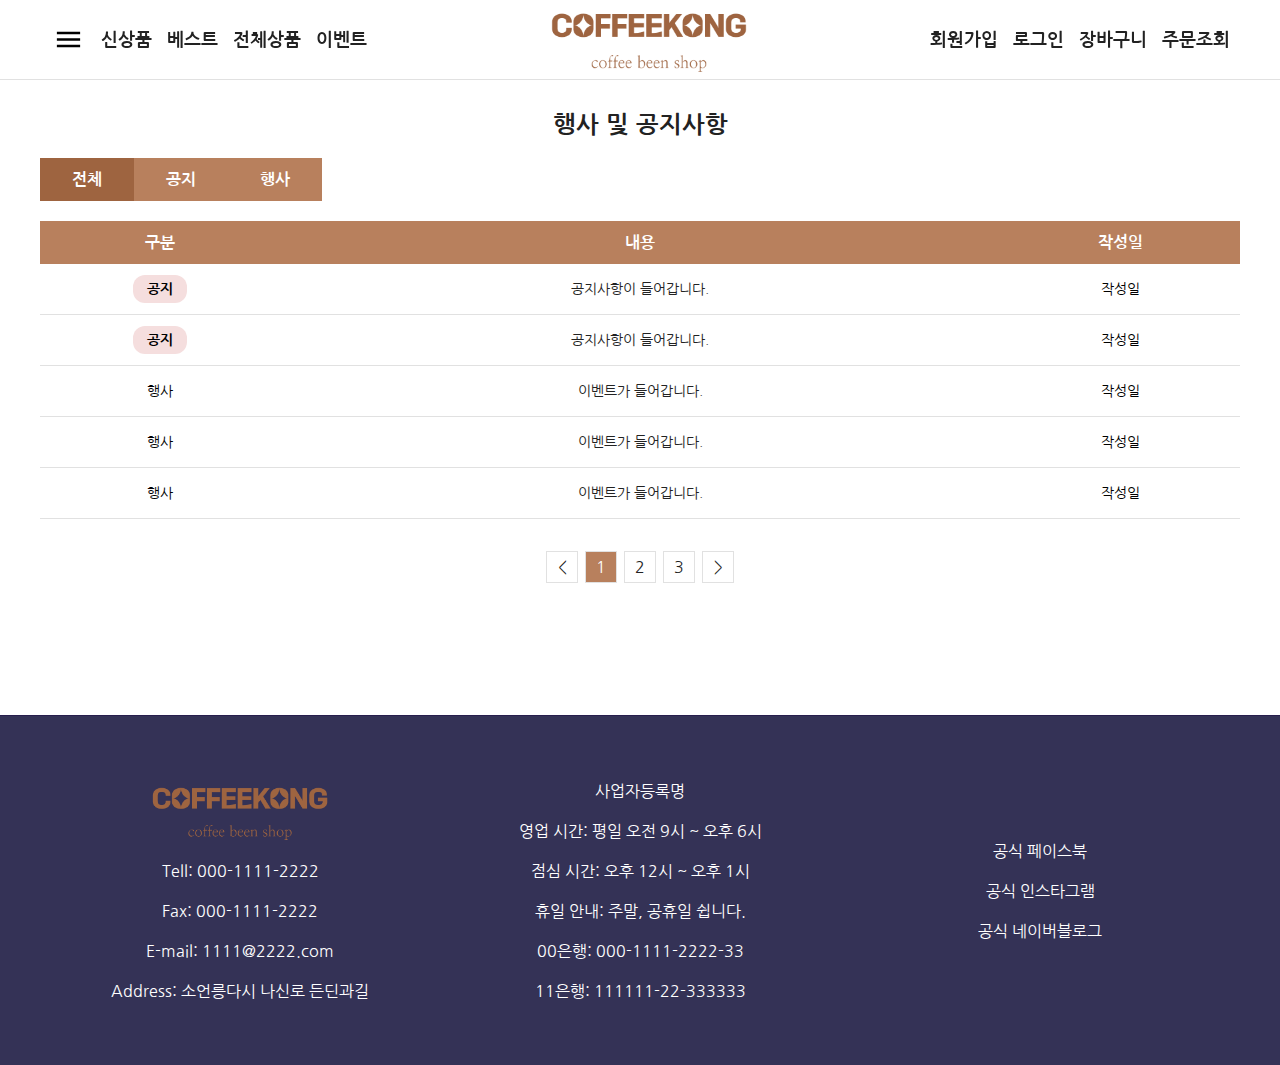
<file: coffeekong/event.html>
<!DOCTYPE html>
<html lang="ko">
<head>
    <meta charset="UTF-8">
    <meta name="viewport" content="width=device-width, initial-scale=1.0">
    <link rel="stylesheet" type="text/css" href="/coffeekong/css/mem_n_event.css">
    <title>커피콩 이벤트</title>
</head>
<body>
    <div class="wrap">
        <!-- 헤더 시작 -->
        <header>
            <div class="inner">
                <div class="menu_wrap left">
                    <ul>
                        <li class="mn">
                            <a class="menu_bar mb" href="#">menu bar</a>
                            <ul class="gnb">
                                <li>
                                    <a href="#">신상품</a>
                                </li>
                                <li>
                                    <a href="#">베스트</a>
                                </li>
                                <li>
                                    <a href="#">전체상품</a>
                                </li>
                                <li>
                                    <a href="/coffeekong/event.html">이벤트</a>
                                </li>
                            </ul>
                        </li>
                        <li class="out">
                            <a href="#">신상품</a>
                        </li>
                        <li class="out">
                            <a href="#">베스트</a>
                        </li>
                        <li class="out">
                            <a href="#">전체상품</a>
                        </li>
                        <li class="out">
                            <a href="/coffeekong/event.html">이벤트</a>
                        </li>
                    </ul>
                </div>
                <a href="/coffeekong/index.html" class="logo"></a>
                <div class="menu_wrap right">
                    <ul>
                        <li class="out">
                            <a href="/coffeekong/membership.html">회원가입</a>
                        </li>
                        <li class="out id" data-id="id">
                            <a href="#">로그인</a>
                            <!-- 로그인 form -->
                            <div class="login_form">
                                <!-- error -->
                                <div class="error_info">
                                    <span class="error_id">올바르지 않는 아이디입니다.</span>
                                    <span class="error_pw">올바르지 않는 비밀번호입니다.</span>
                                    <span class="error_nan">존재하지 않는 아이디입니다.</span>
                                </div>
                                <!-- id -->
                                <div class="id_info">
                                    <label for="id">아이디</label>
                                    <input type="text" id="id" name="id" autocomplete="off" placeholder="아이디를 입력하세요."/>
                                </div>
                                <!-- password -->
                                <div class="pw_info">
                                    <label for="password">비밀번호</label>
                                    <input type="password" id="password" name="password" placeholder="비밀번호를 입력하세요."/>
                                </div>
                                <!-- button -->
                                <button type="submit" class="submit">로그인</button>
                                <!-- membership -->
                                <div class="membership">
                                    <a href="/coffeekong/membership.html" class="membership_link">회원가입 하러 가기</a>
                                </div>
                                <!-- forget -->
                                <div class="forget">
                                    <a href="#" class="forget_link">아이디/비밀번호 찾기</a>
                                </div>
                            </div>
                        </li>
                        <li class="out">
                            <a href="#">장바구니</a>
                        </li>
                        <li class="out">
                            <a href="#">주문조회</a>
                        </li>
                    </ul>
                </div>
            </div>
        </header>
        <!-- 컨텐츠 시작 -->
         <div class="container">
            <div class="inner">
                <!-- 이벤트 및 공지사항 -->
                <div class="title">
                    <h2 class="ev">행사 및 공지사항</h2>
                </div>
                <!-- 탭 버튼 -->
                <div class="type">
                    <ul class="type_bt_list">
                        <li class="type_bt on all">
                            <a href="#">전체</a>
                        </li>
                        <li class="type_bt ntc">
                            <a href="#">공지</a>
                        </li>
                        <li class="type_bt vnt">
                            <a href="#">행사</a>
                        </li>
                    </ul>
                    <button type="button" class="write">작성</button>
                </div>
                <!-- 표 테이블 시작 -->
                <table class="con_table">
                    <!-- 표 헤더 시작 -->
                     <tr class="header">
                        <td>구분</td>
                        <td>내용</td>
                        <td>작성일</td>
                     </tr>
                    <!-- 표 시작 -->
                    <tr class="table ntc remove" tabindex="0">
                       <td class="list_category notice">
                           <span>공지</span>
                       </td>
                       <td class="list_subject">
                            <a href="#">공지사항이 들어갑니다.</a>
                       </td>
                       <td class="list_date">작성일</td>
                    </tr>
                    <tr class="table ntc remove" tabindex="0">
                       <td class="list_category notice">
                           <span>공지</span>
                       </td>
                       <td class="list_subject">
                            <a href="#">공지사항이 들어갑니다.</a>
                       </td>
                       <td class="list_date">작성일</td>
                    </tr>
                    <tr class="table vnt remove" tabindex="0">
                        <td class="list_category">
                            <span>행사</span>
                        </td>
                        <td class="list_subject">
                             <a href="#">이벤트가 들어갑니다.</a>
                        </td>
                        <td class="list_date">작성일</td>
                    </tr>
                    <tr class="table vnt remove" tabindex="0">
                        <td class="list_category">
                            <span>행사</span>
                        </td>
                        <td class="list_subject">
                             <a href="#">이벤트가 들어갑니다.</a>
                        </td>
                        <td class="list_date">작성일</td>
                    </tr>
                    <tr class="table vnt remove" tabindex="0">
                        <td class="list_category">
                            <span>행사</span>
                        </td>
                        <td class="list_subject">
                             <a href="#">이벤트가 들어갑니다.</a>
                        </td>
                        <td class="list_date">작성일</td>
                    </tr>
                </table>
                <!-- 페이지네이션 시작 -->
                <div class="table_page">
                    <ul class="pagenation">
                        <!-- 이전 -->
                        <li class="prv">
                            <a href="#">&lt;</a>
                        </li>
                        <li class="page on"><a href="#">1</a></li>
                        <li class="page"><a href="#">2</a></li>
                        <li class="page"><a href="#">3</a></li>
                        <!-- 다음 -->
                        <li class="nxt">
                            <a href="#">&gt;</a>
                        </li>
                    </ul>
                </div>
            </div>
         </div>
        <!-- 푸터 시작 -->
        <footer>
            <div class="footerWrap">
                <div class="inner">
                    <div class="footer_l">
                        <a href="/coffeekong/index.html" class="logo"></a>
                        <p>Tell: 000-1111-2222</p>
                        <p>Fax: 000-1111-2222</p>
                        <p>E-mail: <a href="/1111@2222.com">1111@2222.com</a></p>
                        <address>Address: 소언릉다시 나신로 든딘과길</address>
                    </div>
                    <div class="footer_c">
                        <p>사업자등록명</p>
                        <p>영업 시간: 평일 오전 9시 ~ 오후 6시</p>
                        <p>점심 시간: 오후 12시 ~ 오후 1시</p>
                        <p>휴일 안내: 주말, 공휴일 쉽니다.</p>
                        <p>00은행: 000-1111-2222-33</p>
                        <p>11은행: 111111-22-333333</p>
                    </div>
                    <div class="footer_r">
                        <a href="#" class="faceBook">공식 페이스북</a>
                        <a href="#" class="instagram">공식 인스타그램</a>
                        <a href="#" class="naverBlog">공식 네이버블로그</a>
                    </div>
                </div>
            </div>
        </footer>
    </div>
    <script src="https://cdnjs.cloudflare.com/ajax/libs/jquery/3.7.1/jquery.min.js"></script>
    <script src="/coffeekong/js/mem_n_event.js"></script>
</body>
</html>
</file>
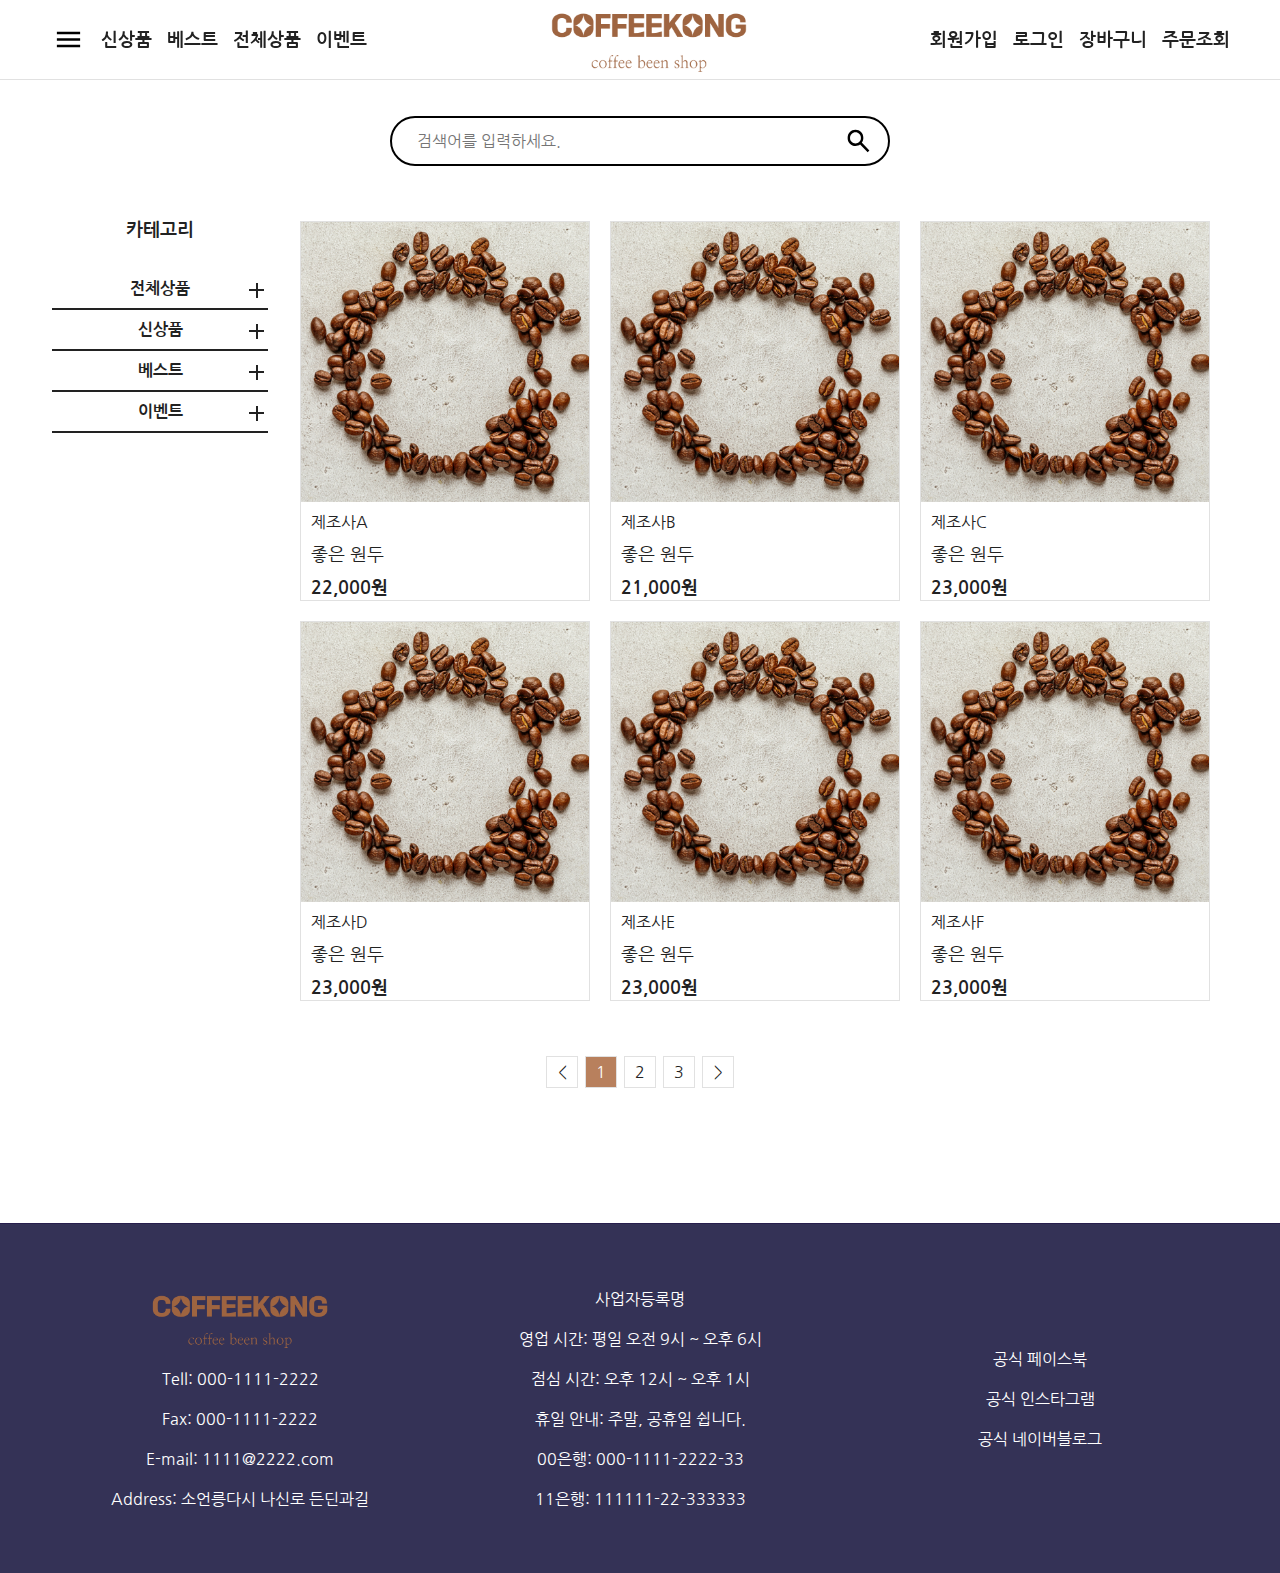
<file: coffeekong/goods.html>
<!DOCTYPE html>
<html lang="ko">
<head>
    <meta charset="UTF-8">
    <meta name="viewport" content="width=device-width, initial-scale=1.0">
    <link rel="stylesheet" type="text/css" href="/coffeekong/css/sub2.css">
    <title>상품 조회</title>
</head>
<body>
    <div class="wrap">
        <!-- 헤더 시작 -->
        <header>
            <div class="inner">
                <div class="menu_wrap left">
                    <ul>
                        <li class="mn">
                            <a class="menu_bar mb" href="#">menu bar</a>
                            <ul class="gnb">
                                <li>
                                    <a href="#">신상품</a>
                                </li>
                                <li>
                                    <a href="#">베스트</a>
                                </li>
                                <li>
                                    <a href="#">전체상품</a>
                                </li>
                                <li>
                                    <a href="/coffeekong/event.html">이벤트</a>
                                </li>
                            </ul>
                        </li>
                        <li class="out">
                            <a href="#">신상품</a>
                        </li>
                        <li class="out">
                            <a href="#">베스트</a>
                        </li>
                        <li class="out">
                            <a href="#">전체상품</a>
                        </li>
                        <li class="out">
                            <a href="/coffeekong/event.html">이벤트</a>
                        </li>
                    </ul>
                </div>
                <a href="/coffeekong/index.html" class="logo"></a>
                <div class="menu_wrap right">
                    <ul>
                        <li class="out">
                            <a href="/coffeekong/membership.html">회원가입</a>
                        </li>
                        <li class="out id" data-id="id">
                            <a href="#">로그인</a>
                            <!-- 로그인 form -->
                            <div class="login_form">
                                <!-- error -->
                                <div class="error_info">
                                    <span class="error_id">올바르지 않는 아이디입니다.</span>
                                    <span class="error_pw">올바르지 않는 비밀번호입니다.</span>
                                    <span class="error_nan">존재하지 않는 아이디입니다.</span>
                                </div>
                                <!-- id -->
                                <div class="id_info">
                                    <label for="id">아이디</label>
                                    <input type="text" id="id" name="id" autocomplete="off" placeholder="아이디를 입력하세요."/>
                                </div>
                                <!-- password -->
                                <div class="pw_info">
                                    <label for="password">비밀번호</label>
                                    <input type="password" id="password" name="password" placeholder="비밀번호를 입력하세요."/>
                                </div>
                                <!-- button -->
                                <button type="submit" class="submit">로그인</button>
                                <!-- membership -->
                                <div class="membership">
                                    <a href="/coffeekong/membership.html" class="membership_link">회원가입 하러 가기</a>
                                </div>
                                <!-- forget -->
                                <div class="forget">
                                    <a href="#" class="forget_link">아이디/비밀번호 찾기</a>
                                </div>
                            </div>
                        </li>
                        <li class="out">
                            <a href="#">장바구니</a>
                        </li>
                        <li class="out">
                            <a href="#">주문조회</a>
                        </li>
                    </ul>
                </div>
            </div>
        </header>
        <!-- 컨텐츠 시작 -->
        <div class="container">
            <div class="inner">
                <!-- 컨텐츠 wrap -->
                <div class="cWrap">
                    <!-- 서치창 시작 -->
                    <div class="search_box">
                        <div class="s_Box">
                            <input type="text" id="text" name="text" placeholder="검색어를 입력하세요.">
                            <a href="#" class="img">search bar</a>
                        </div>
                    </div>
                    <!-- 사이드, 상품란 묶음 -->
                    <div class="both_side">
                        <!-- 카테고리 시작 -->
                        <div class="left">
                            <ul class="category">
                                <p>카테고리</p>
                                <li class="keyword on">
                                    <a href="#">전체상품</a>
                                </li>
                                <li class="keyword">
                                    <a href="#">신상품</a>
                                </li>
                                <li class="keyword">
                                    <a href="#">베스트</a>
                                </li>
                                <li class="keyword">
                                    <a href="#">이벤트</a>
                                </li>
                            </ul>
                        </div>
                        <!-- 상품 시작 -->
                        <div class="right">
                            <!-- 상품 시작 -->
                            <div class="contents">
                                <a class="goods" href="/coffeekong/goodsDetail.html">
                                    <div class="heart">
                                        <span onclick="location.href='#'"></span>
                                    </div>
                                    <div class="thumb">
                                        <img alt="상품" src="/coffeekong/img/main/sec03/pic01.jpg">
                                    </div>
                                    <div class="txt_box">
                                        <span class="txt01">제조사A</span>
                                        <span class="txt02">좋은 원두</span>
                                        <span class="txt03">22,000원</span>
                                    </div>
                                </a>
                                <a class="goods" href="#">
                                    <div class="heart">
                                        <span onclick="location.href='#'"></span>
                                    </div>
                                    <div class="thumb">
                                        <img alt="상품" src="/coffeekong/img/main/sec03/pic01.jpg">
                                    </div>
                                    <div class="txt_box">
                                        <span class="txt01">제조사B</span>
                                        <span class="txt02">좋은 원두</span>
                                        <span class="txt03">21,000원</span>
                                    </div>
                                </a>
                                <a class="goods" href="#">
                                    <div class="heart">
                                        <span onclick="location.href='#'"></span>
                                    </div>
                                    <div class="thumb">
                                        <img alt="상품" src="/coffeekong/img/main/sec03/pic01.jpg">
                                    </div>
                                    <div class="txt_box">
                                        <span class="txt01">제조사C</span>
                                        <span class="txt02">좋은 원두</span>
                                        <span class="txt03">23,000원</span>
                                    </div>
                                </a>
                                <a class="goods" href="#">
                                    <div class="heart">
                                        <span onclick="location.href='#'"></span>
                                    </div>
                                    <div class="thumb">
                                        <img alt="상품" src="/coffeekong/img/main/sec03/pic01.jpg">
                                    </div>
                                    <div class="txt_box">
                                        <span class="txt01">제조사D</span>
                                        <span class="txt02">좋은 원두</span>
                                        <span class="txt03">23,000원</span>
                                    </div>
                                </a>
                                <a class="goods" href="#">
                                    <div class="heart">
                                        <span onclick="location.href='#'"></span>
                                    </div>
                                    <div class="thumb">
                                        <img alt="상품" src="/coffeekong/img/main/sec03/pic01.jpg">
                                    </div>
                                    <div class="txt_box">
                                        <span class="txt01">제조사E</span>
                                        <span class="txt02">좋은 원두</span>
                                        <span class="txt03">23,000원</span>
                                    </div>
                                </a>
                                <a class="goods" href="#">
                                    <div class="heart">
                                        <span onclick="location.href='#'"></span>
                                    </div>
                                    <div class="thumb">
                                        <img alt="상품" src="/coffeekong/img/main/sec03/pic01.jpg">
                                    </div>
                                    <div class="txt_box">
                                        <span class="txt01">제조사F</span>
                                        <span class="txt02">좋은 원두</span>
                                        <span class="txt03">23,000원</span>
                                    </div>
                                </a>
                             </div>
                            </div>
                        </div>
                        <!-- 페이지네이션 시작 -->
                        <div class="goods_page">
                            <ul class="pagenation">
                                <!-- 이전 -->
                                <li class="prv">
                                    <a href="#">&lt;</a>
                                </li>
                                <li class="page on"><a href="#">1</a></li>
                                <li class="page"><a href="#">2</a></li>
                                <li class="page"><a href="#">3</a></li>
                                <!-- 다음 -->
                                <li class="nxt">
                                    <a href="#">&gt;</a>
                                </li>
                            </ul>
                        </div>
                </div>
            </div>
        </div>
        <!-- 푸터 시작 -->
        <footer>
            <div class="footerWrap">
                <div class="inner">
                    <div class="footer_l">
                        <a href="/coffeekong/index.html" class="logo"></a>
                        <p>Tell: 000-1111-2222</p>
                        <p>Fax: 000-1111-2222</p>
                        <p>E-mail: <a href="/1111@2222.com">1111@2222.com</a></p>
                        <address>Address: 소언릉다시 나신로 든딘과길</address>
                    </div>
                    <div class="footer_c">
                        <p>사업자등록명</p>
                        <p>영업 시간: 평일 오전 9시 ~ 오후 6시</p>
                        <p>점심 시간: 오후 12시 ~ 오후 1시</p>
                        <p>휴일 안내: 주말, 공휴일 쉽니다.</p>
                        <p>00은행: 000-1111-2222-33</p>
                        <p>11은행: 111111-22-333333</p>
                    </div>
                    <div class="footer_r">
                        <a href="#" class="faceBook">공식 페이스북</a>
                        <a href="#" class="instagram">공식 인스타그램</a>
                        <a href="#" class="naverBlog">공식 네이버블로그</a>
                    </div>
                </div>
            </div>
        </footer>
    </div>
    <script src="https://cdnjs.cloudflare.com/ajax/libs/jquery/3.7.1/jquery.min.js"></script>
    <script src="/coffeekong/js/sub2.js"></script>
</body>
</html>
</file>
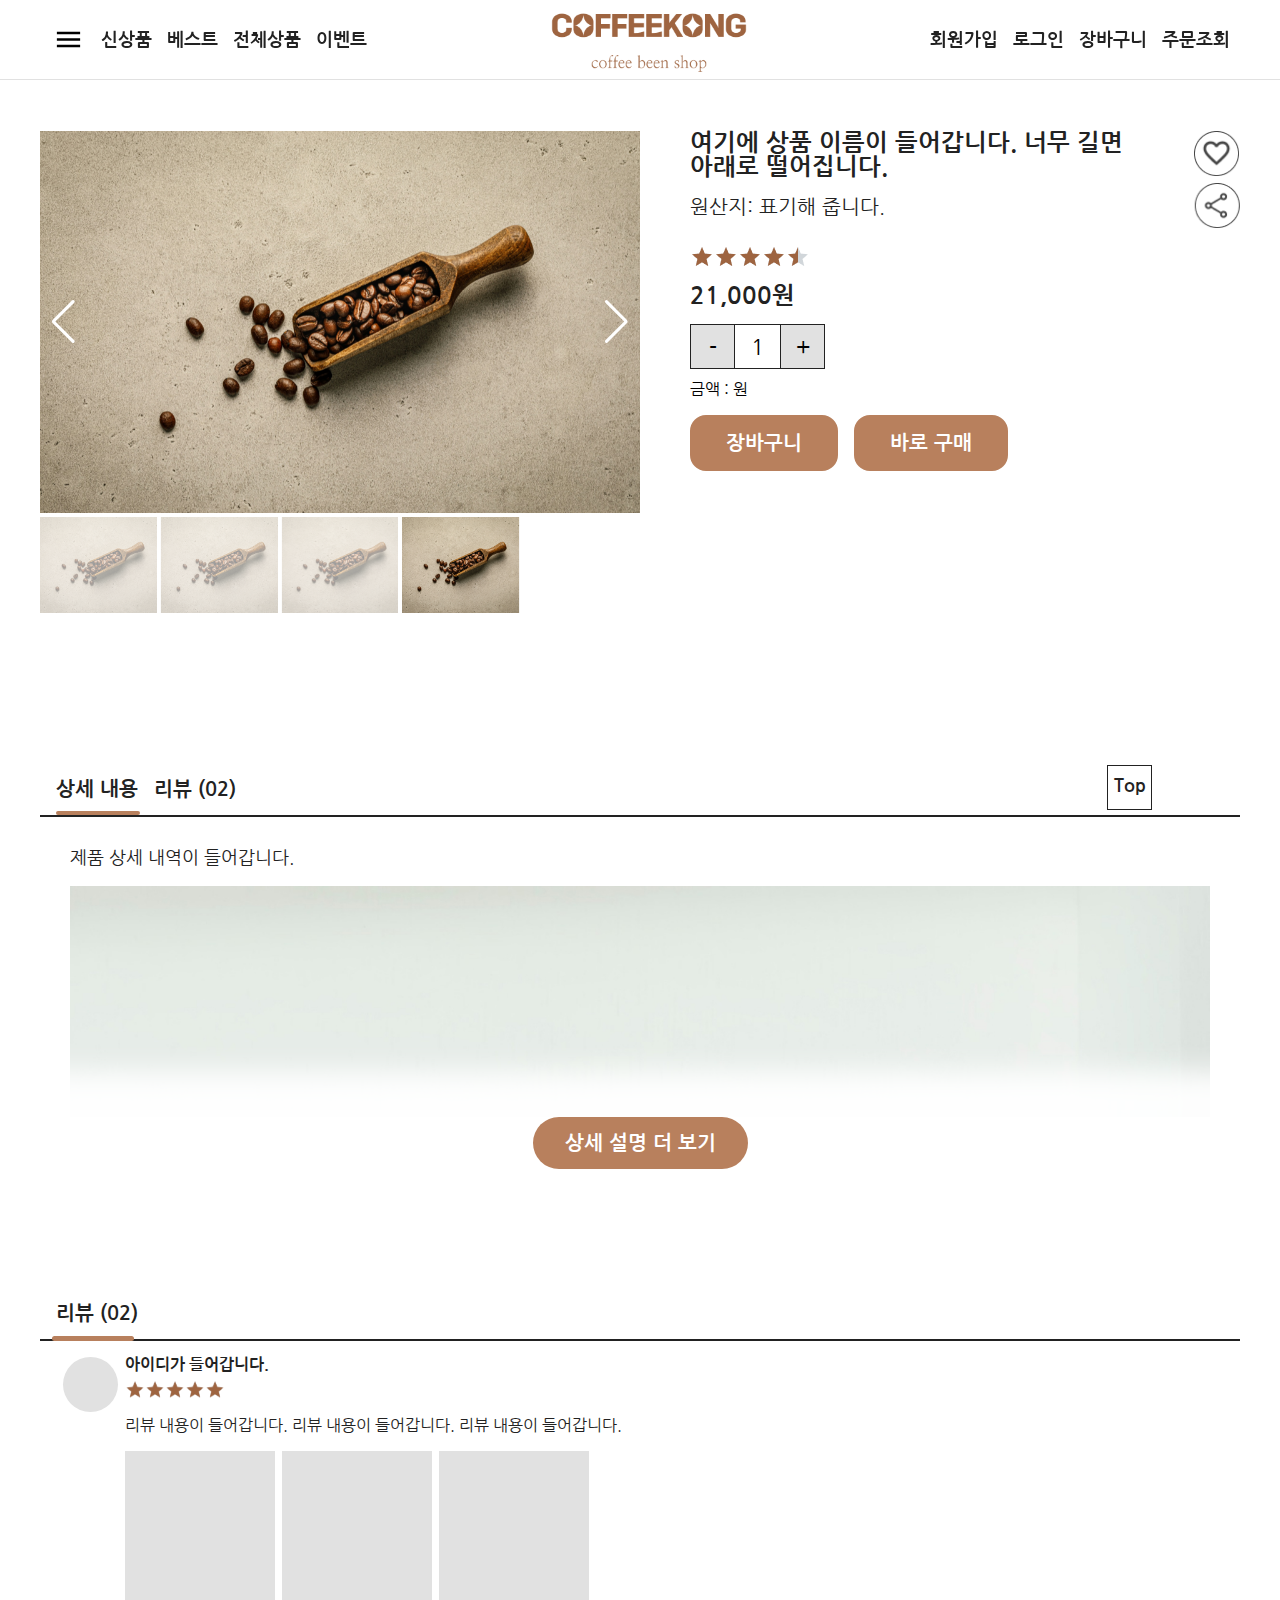
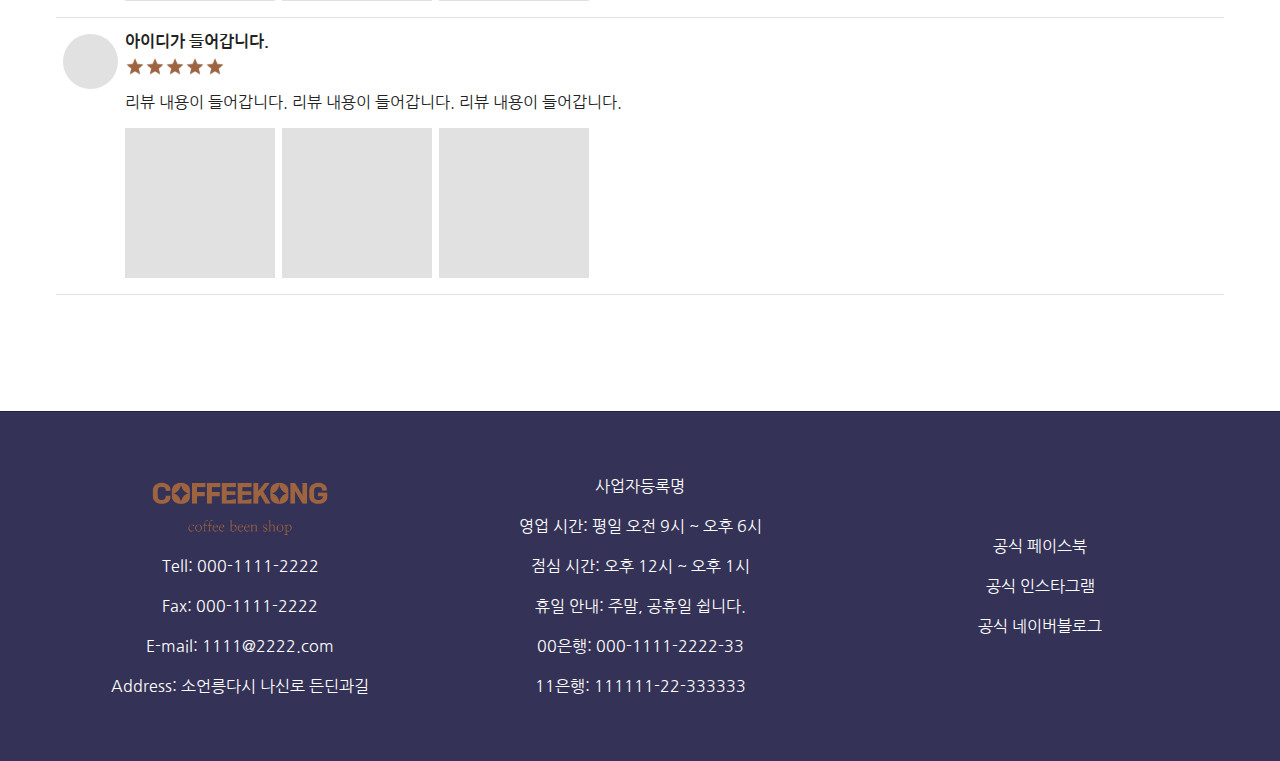
<file: coffeekong/goodsDetail.html>
<!DOCTYPE html>
<html lang="ko">
<head>
    <meta charset="UTF-8">
    <meta name="viewport" content="width=device-width, initial-scale=1.0">
    <title>제품상세 페이지</title>
</head>
<body>
    <link rel="stylesheet" type="text/css" href="/coffeekong/css/sub2.css">
    <link
  rel="stylesheet"
  href="https://cdn.jsdelivr.net/npm/swiper@11/swiper-bundle.min.css"
/>
    <title>상품 조회</title>
</head>
<body>
    <div class="wrap">
        <!-- 헤더 시작 -->
        <header>
            <div class="inner">
                <div class="menu_wrap left">
                    <ul>
                        <li class="mn">
                            <a class="menu_bar mb" href="#">menu bar</a>
                            <ul class="gnb">
                                <li>
                                    <a href="/coffeekong/goods.html">신상품</a>
                                </li>
                                <li>
                                    <a href="/coffeekong/goods.html">베스트</a>
                                </li>
                                <li>
                                    <a href="/coffeekong/goods.html">전체상품</a>
                                </li>
                                <li>
                                    <a href="/coffeekong/event.html">이벤트</a>
                                </li>
                            </ul>
                        </li>
                        <li class="out">
                            <a href="/coffeekong/goods.html">신상품</a>
                        </li>
                        <li class="out">
                            <a href="/coffeekong/goods.html">베스트</a>
                        </li>
                        <li class="out">
                            <a href="/coffeekong/goods.html">전체상품</a>
                        </li>
                        <li class="out">
                            <a href="/coffeekong/event.html">이벤트</a>
                        </li>
                    </ul>
                </div>
                <a href="/coffeekong/index.html" class="logo"></a>
                <div class="menu_wrap right">
                    <ul>
                        <li class="out">
                            <a href="/coffeekong/membership.html">회원가입</a>
                        </li>
                        <li class="out id" data-id="id">
                            <a href="#">로그인</a>
                            <!-- 로그인 form -->
                            <div class="login_form">
                                <!-- error -->
                                <div class="error_info">
                                    <span class="error_id">올바르지 않는 아이디입니다.</span>
                                    <span class="error_pw">올바르지 않는 비밀번호입니다.</span>
                                    <span class="error_nan">존재하지 않는 아이디입니다.</span>
                                </div>
                                <!-- id -->
                                <div class="id_info">
                                    <label for="id">아이디</label>
                                    <input type="text" id="id" name="id" autocomplete="off" placeholder="아이디를 입력하세요."/>
                                </div>
                                <!-- password -->
                                <div class="pw_info">
                                    <label for="password">비밀번호</label>
                                    <input type="password" id="password" name="password" placeholder="비밀번호를 입력하세요."/>
                                </div>
                                <!-- button -->
                                <button type="submit" class="submit">로그인</button>
                                <!-- membership -->
                                <div class="membership">
                                    <a href="/coffeekong/membership.html" class="membership_link">회원가입 하러 가기</a>
                                </div>
                                <!-- forget -->
                                <div class="forget">
                                    <a href="#" class="forget_link">아이디/비밀번호 찾기</a>
                                </div>
                            </div>
                        </li>
                        <li class="out">
                            <a href="#">장바구니</a>
                        </li>
                        <li class="out">
                            <a href="#">주문조회</a>
                        </li>
                    </ul>
                </div>
            </div>
        </header>
        <!-- 컨텐츠 시작 -->
        <div class="container">
            <div class="inner">
                <!-- 상품 상세 wrap -->
                <div class="gwrap">
                    <!-- 상품 개요 -->
                    <div class="goods_top">
                        <!-- 재품 사진 -->
                        <div class="goods_left">
                            <div style="--swiper-navigation-color: #fff; --swiper-pagination-color: #fff" class="swiper mySwiper2">
                                <div class="swiper-wrapper">
                                    <div class="swiper-slide">
                                        <img src="/coffeekong/img/main/sec03/pic02.jpg" alt="제품 사진">
                                    </div>
                                    <div class="swiper-slide">
                                        <img src="/coffeekong/img/main/sec03/pic02.jpg" alt="제품 사진">
                                    </div>
                                    <div class="swiper-slide">
                                        <img src="/coffeekong/img/main/sec03/pic02.jpg" alt="제품 사진">
                                    </div>
                                    <div class="swiper-slide">
                                        <img src="/coffeekong/img/main/sec03/pic02.jpg" alt="제품 사진">
                                    </div>
                                </div>
                                <div class="swiper-button-next"></div>
                                <div class="swiper-button-prev"></div>
                            </div>
                            <div thumbsSlider="" class="swiper mySwiper">
                                <div class="swiper-wrapper">
                                    <div class="swiper-slide">
                                        <img src="/coffeekong/img/main/sec03/pic02.jpg" alt="제품 사진">
                                    </div>
                                    <div class="swiper-slide">
                                        <img src="/coffeekong/img/main/sec03/pic02.jpg" alt="제품 사진">
                                    </div>
                                    <div class="swiper-slide">
                                        <img src="/coffeekong/img/main/sec03/pic02.jpg" alt="제품 사진">
                                    </div>
                                    <div class="swiper-slide">
                                        <img src="/coffeekong/img/main/sec03/pic02.jpg" alt="제품 사진">
                                    </div>
                                </div>
                            </div>
                        </div>
                        <!-- 텍스트 박스 -->
                        <div class="goods_right">
                            <!-- 상품 이름, 원산지, 찜, 공유 -->
                            <div class="goods_info_wrap">
                                <div class="goods_text_info">
                                    <p class="goods_title">여기에 상품 이름이 들어갑니다. 너무 길면 아래로 떨어집니다.</p>
                                    <p class="goods_origin_info">원산지: 표기해 줍니다.</p>
                                </div>
                                <div class="bt_wrap">
                                    <span class="goods_favorite" onclick="location.href='#'" tabindex="0">찜 하기</span>
                                    <span class="goods_share" onclick="location.href='#'" tabindex="0">공유하기</span>
                                </div>
                            </div>
                            <!-- To: de__별점 1=20% / 0.5=10% 애프터로 조정 -->
                            <span class="goods_star">별점</span>
                            <p class="goods_price">21,000원</p>
                            <!-- 수량 -->
                            <div class="count">
                                <!-- To: de__+ - 누르면 숫자 카운트 -->
                                <div class="bt_wrap">
                                    <!-- 마이너스 버튼 -->
                                    <input type="button" value=" - " onclick="del();" class="bt_m">
                                    <!-- 수량 값 -->
                                    <input type="text" name="amounts" value="1" size="3" class="goods_count">
                                    <!-- 플러스 버튼 -->
                                    <input type="button" value=" + " onclick="add();" class="bt_p">
                                </div>
                                <!-- To: de__수량 추가하면 금액 바뀌게 -->
                                <div>금액 :
                                    <!-- To: de__span font: bold -->
                                    <span>
                                        <fmt:formatNumber/>
                                    </span>원
                                </div>
                            </div>
                            <!-- 장바구니, 구매 버튼 -->
                            <div class="bt_wrap buy">
                                <button type="button">장바구니</button>
                                <button type="button">바로 구매</button>
                            </div>
                        </div>
                    </div>
                    <!-- 상세 페이지 시작 -->
                    <div class="goods_middle">
                        <!-- 상세 및 리뷰 탭 -->
                        <div class="goods_nav">
                            <ul class="nav_tab">
                                <li class="sub_menu" tabindex="0">
                                    상세 내용
                                    <div class="line"></div>
                                </li>
                                <!-- 리뷰 총 개수 받아와서 옆에 출력 -->
                                <li class="sub_menu scroll_move" tabindex="0">   
                                    리뷰
                                    <!-- 받아오기 -->
                                    <span class="review_conut">(02)</span>
                                    <div class="line"></div>
                                </li>
                            </ul>
                        </div>
                        <!-- 상세 페이지 이미지 -->
                        <div class="goods_detail cut01">
                            <p>제품 상세 내역이 들어갑니다.</p>
                            <img src="/coffeekong/img/main/sec02/best_one.jpg" alt="제품 상세">
                        </div>
                        <!-- 상세 페이지 더 보기 및 접기 -->
                        <div class="goods_cut">
                            <button type="button" class="more">상세 설명 더 보기</button>
                            <button type="button" class="less hide">상세 설명 접기</button>
                        </div>
                    </div>
                    <!-- 상품 리뷰 -->
                    <div class="goods_bottom">
                        <!-- 리뷰 탭 -->
                        <ul class="review_tab">
                            <li tabindex="0">
                                리뷰
                                <span class="review_conut">(02)</span>
                            </li>
                        </ul>
                        <!-- 리뷰 wrap -->
                        <div class="goods_review_wrap">
                            <div class="goods_reviews" tabindex="0">
                                <div class="user_profile_pic">
                                    <div class="null_img"></div>
                                </div>
                                <div class="product_info">
                                    <ul class="user_info">
                                        <li class="user_id">아이디가 들어갑니다.</li>
                                        <!-- 1 = 20px / 0.5 = 10px -->
                                        <li class="user_star">별점</li>
                                    </ul>
                                    <div class="review_text_info">
                                        <p>리뷰 내용이 들어갑니다. 리뷰 내용이 들어갑니다. 리뷰 내용이 들어갑니다.</p>
                                    </div>
                                    <div class="user_pic">
                                        <div class="null_img" tabindex="0"></div>
                                        <div class="null_img" tabindex="0"></div>
                                        <div class="null_img" tabindex="0"></div>
                                    </div>
                                </div>
                            </div>
                            <div class="goods_reviews" tabindex="0">
                                <div class="user_profile_pic">
                                    <div class="null_img"></div>
                                </div>
                                <div class="product_info">
                                    <ul class="user_info">
                                        <li class="user_id">아이디가 들어갑니다.</li>
                                        <!-- 1 = 20px / 0.5 = 10px -->
                                        <li class="user_star">별점</li>
                                    </ul>
                                    <div class="review_text_info">
                                        <p>리뷰 내용이 들어갑니다. 리뷰 내용이 들어갑니다. 리뷰 내용이 들어갑니다.</p>
                                    </div>
                                    <div class="user_pic">
                                        <div class="null_img" tabindex="0"></div>
                                        <div class="null_img" tabindex="0"></div>
                                        <div class="null_img" tabindex="0"></div>
                                    </div>
                                </div>
                            </div>
                        </div>
                    </div>
                </div>
            </div>
        </div>
        <!-- 푸터 시작 -->
        <footer>
            <div class="footerWrap">
                <div class="inner">
                    <div class="footer_l">
                        <a href="/coffeekong/index.html" class="logo"></a>
                        <p>Tell: 000-1111-2222</p>
                        <p>Fax: 000-1111-2222</p>
                        <p>E-mail: <a href="/1111@2222.com">1111@2222.com</a></p>
                        <address>Address: 소언릉다시 나신로 든딘과길</address>
                    </div>
                    <div class="footer_c">
                        <p>사업자등록명</p>
                        <p>영업 시간: 평일 오전 9시 ~ 오후 6시</p>
                        <p>점심 시간: 오후 12시 ~ 오후 1시</p>
                        <p>휴일 안내: 주말, 공휴일 쉽니다.</p>
                        <p>00은행: 000-1111-2222-33</p>
                        <p>11은행: 111111-22-333333</p>
                    </div>
                    <div class="footer_r">
                        <a href="#" class="faceBook">공식 페이스북</a>
                        <a href="#" class="instagram">공식 인스타그램</a>
                        <a href="#" class="naverBlog">공식 네이버블로그</a>
                    </div>
                </div>
            </div>
        </footer>
        <div class="go_up">
            Top
        </div>
    </div>
    <script src="https://cdnjs.cloudflare.com/ajax/libs/jquery/3.7.1/jquery.min.js"></script>
    <script src="https://cdn.jsdelivr.net/npm/swiper@11/swiper-bundle.min.js"></script>
    <script src="/coffeekong/js/sub2.js"></script>
</body>
</html>
</file>
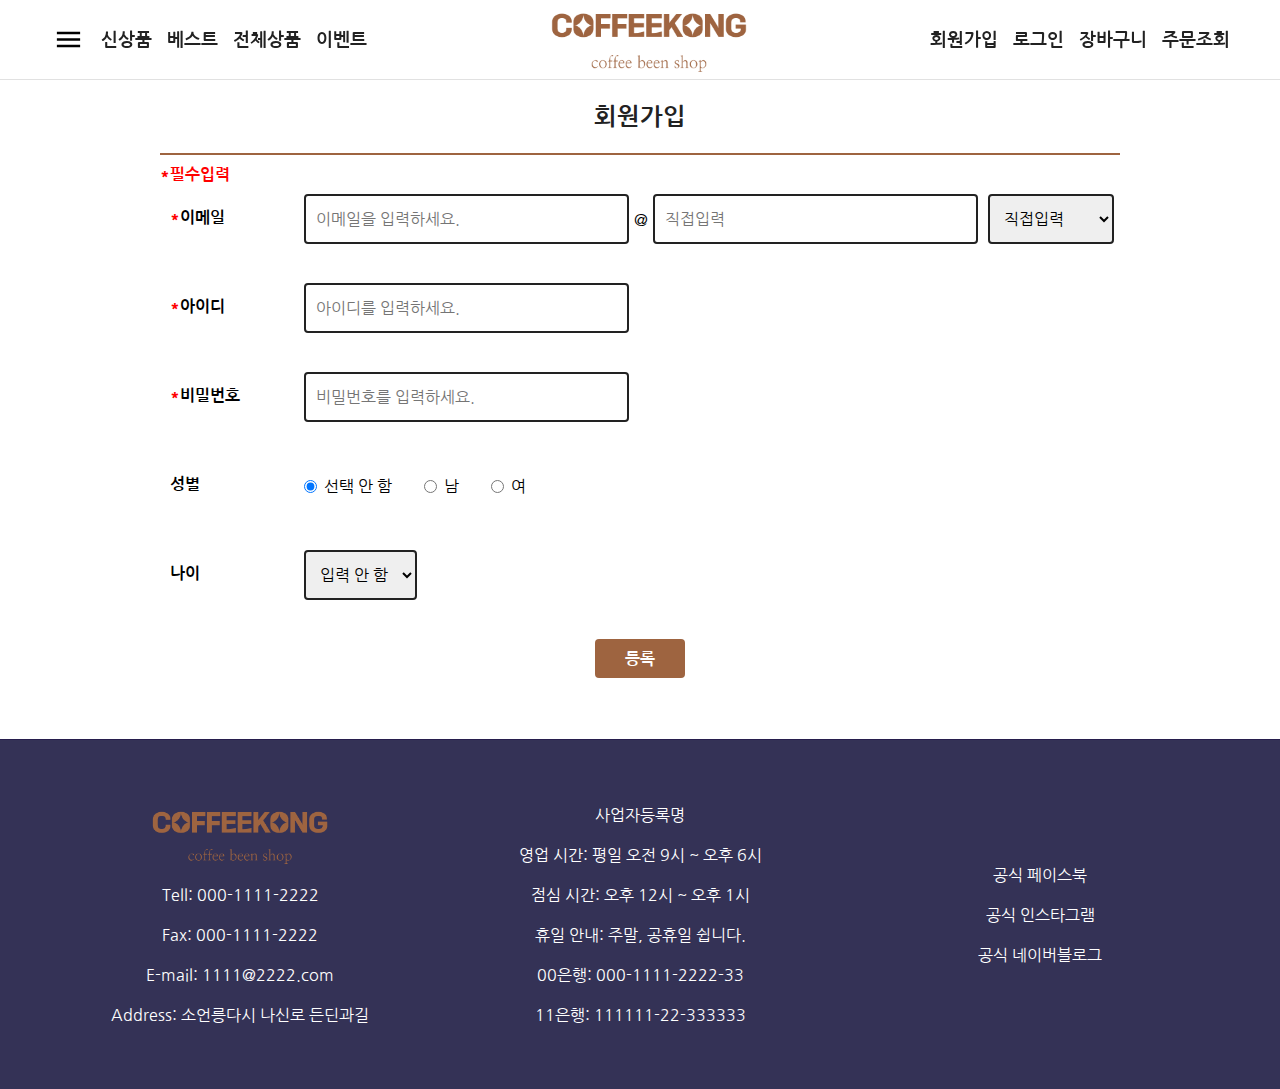
<file: coffeekong/membership.html>
<!DOCTYPE html>
<html lang="ko">
<head>
    <meta charset="UTF-8">
    <meta name="viewport" content="width=device-width, initial-scale=1.0">
    <link rel="stylesheet" type="text/css" href="/coffeekong/css/mem_n_event.css">
    <link rel="stylesheet" href="https://cdnjs.cloudflare.com/ajax/libs/animate.css/4.1.1/animate.min.css">
    <title>coffeekon 회원가입</title>
</head>
<body>
    <div class="wrap">
        <!-- 헤더 시작 -->
        <header>
            <div class="inner">
                <div class="menu_wrap left">
                    <ul>
                        <li class="mn">
                            <a class="menu_bar mb" href="#">menu bar</a>
                            <ul class="gnb">
                                <li>
                                    <a href="#">신상품</a>
                                </li>
                                <li>
                                    <a href="#">베스트</a>
                                </li>
                                <li>
                                    <a href="#">전체상품</a>
                                </li>
                                <li>
                                    <a href="#">이벤트</a>
                                </li>
                            </ul>
                        </li>
                        <li class="out">
                            <a href="#">신상품</a>
                        </li>
                        <li class="out">
                            <a href="#">베스트</a>
                        </li>
                        <li class="out">
                            <a href="#">전체상품</a>
                        </li>
                        <li class="out">
                            <a href="/coffeekong/event.html">이벤트</a>
                        </li>
                    </ul>
                </div>
                <a href="/coffeekong/index.html" class="logo"></a>
                <div class="menu_wrap right">
                    <ul>
                        <li class="out">
                            <a href="/coffeekong/membership.html">회원가입</a>
                        </li>
                        <li class="out id" data-id="id">
                            <a href="#">로그인</a>
                            <!-- 로그인 form -->
                            <div class="login_form">
                                <!-- error -->
                                <div class="error_info">
                                    <span class="error_id">올바르지 않는 아이디입니다.</span>
                                    <span class="error_pw">올바르지 않는 비밀번호입니다.</span>
                                    <span class="error_nan">존재하지 않는 아이디입니다.</span>
                                </div>
                                <!-- id -->
                                <div class="id_info">
                                    <label for="id">아이디</label>
                                    <input type="text" id="id" name="id" placeholder="아이디를 입력하세요." autocomplete="off"/>
                                </div>
                                <!-- password -->
                                <div class="pw_info">
                                    <label for="password">비밀번호</label>
                                    <input type="password" id="password" name="password" placeholder="비밀번호를 입력하세요."/>
                                </div>
                                <!-- button -->
                                <button type="submit" class="submit">로그인</button>
                                <!-- membership -->
                                <div class="membership">
                                    <a href="/coffeekong/membership.html" class="membership_link">회원가입 하러 가기</a>
                                </div>
                                <!-- forget -->
                                <div class="forget">
                                    <a href="#" class="forget_link">아이디/비밀번호 찾기</a>
                                </div>
                            </div>
                        </li>
                        <li class="out">
                            <a href="#">장바구니</a>
                        </li>
                        <li class="out">
                            <a href="#">주문조회</a>
                        </li>
                    </ul>
                </div>
            </div>
        </header>
        <!-- 컨텐츠 시작 -->
        <div class="container">
            <div class="inner">
                <!-- 멤버쉽 폼 시작 -->
                <div class="mem_form">
                    <h2>회원가입</h2>
                    <p class="red">*필수입력</p>
                    <!-- email -->
                    <div class="em_info">
                        <div class="title">
                            <span>*</span>
                            <label for="email">이메일</label>
                        </div>
                        <div class="email_wrap">
                            <input type="text" id="email01" name="email" placeholder="이메일을 입력하세요." autocomplete=off/>
                            <span>@</span>
                            <input type="text" id="email02" name="email" placeholder="직접입력" autocomplete=off/>
                            <select name="emails" id="emails">
                                <option value="select">직접입력</option>
                                <option value="naver.com">naver.com</option>
                                <option value="kakao.com">kakao.com</option>
                                <option value="gmail.com">gmail.com</option>
                                <option value="nate.com">nate.com</option>
                            </select>
                        </div>
                        <P class="error em">유효하지 않은 이메일입니다.</P>
                        <P class="error null_em">이메일을 입력하세요.</P>
                    </div>
                    <!-- id -->
                    <div class="id_info">
                        <div class="title">
                            <span>*</span>
                            <label for="n_id">아이디</label>
                        </div>
                        <input type="text" id="n_id" name="n_id" placeholder="아이디를 입력하세요." autocomplete=off/>
                        <P class="error id">아이디: 언더바와 마침표를 제외한 특수문자 사용 X, 4~10자리로 입력하세요.</P>
                        <P class="error null_id">아이디를 입력하세요.</P>
                    </div>
                    <!-- pw -->
                    <div class="pw_info">
                        <div class="title">
                            <span>*</span>
                            <label for="password">비밀번호</label>
                        </div>
                        <input type="password" id="n_pw" name="n_pw" placeholder="비밀번호를 입력하세요."/>
                        <P class="error pw">비밀번호: 영문, 숫자, 특수문자를 포함한 5~10자리</P>
                        <P class="error null_pw">비밀번호를 입력하세요.</P>
                    </div>
                    <!-- gender -->
                    <div class="gen_info">
                        <legend>성별</legend>
                        <!-- 선택 안 함 -->
                         <div class="gender_wrap">
                             <div class="gender">
                                 <input type="radio" id="noAnswer" name="gender" value="noAnswer" checked/>
                                 <label for="noAnswer">선택 안 함</label>
                             </div>
                             <!-- 남 -->
                             <div class="gender male">
                                 <input type="radio" id="male" name="gender" value="male" />
                                 <label for="male">남</label>
                             </div>
                             <!-- 여 -->
                             <div class="gender female">
                                 <input type="radio" id="female" name="gender" value="female" />
                                 <label for="female">여</label>
                             </div>
                         </div>
                        </div>
                    <!-- age -->
                    <div class="age_info">
                        <legend>나이</legend>
                        <select name="age" id="age">
                            <option value="select">입력 안 함</option>
                            <option value="01">10~19세</option>
                            <option value="02">20~24세</option>
                            <option value="03">25~29세</option>
                            <option value="04">30~34세</option>
                            <option value="05">35~39세</option>
                            <option value="06">40대</option>
                            <option value="07">50대</option>
                            <option value="08">60대</option>
                            <option value="09">70대 이상</option>
                        </select>
                    </div>
                    <!-- submit -->
                     <button type="submit" class="submit" id="mem_submit">등록</button>
                </div>
            </div>
        </div>
        <!-- 푸터 시작 -->
        <footer>
            <div class="footerWrap">
                <div class="inner">
                    <div class="footer_l">
                        <a href="/coffeekong/index.html" class="logo"></a>
                        <p>Tell: 000-1111-2222</p>
                        <p>Fax: 000-1111-2222</p>
                        <p>E-mail: <a href="/1111@2222.com">1111@2222.com</a></p>
                        <address>Address: 소언릉다시 나신로 든딘과길</address>
                    </div>
                    <div class="footer_c">
                        <p>사업자등록명</p>
                        <p>영업 시간: 평일 오전 9시 ~ 오후 6시</p>
                        <p>점심 시간: 오후 12시 ~ 오후 1시</p>
                        <p>휴일 안내: 주말, 공휴일 쉽니다.</p>
                        <p>00은행: 000-1111-2222-33</p>
                        <p>11은행: 111111-22-333333</p>
                    </div>
                    <div class="footer_r">
                        <a href="#" class="faceBook">공식 페이스북</a>
                        <a href="#" class="instagram">공식 인스타그램</a>
                        <a href="#" class="naverBlog">공식 네이버블로그</a>
                    </div>
                </div>
            </div>
        </footer>
        <script src="https://cdnjs.cloudflare.com/ajax/libs/jquery/3.7.1/jquery.min.js"></script>
        <script src="/coffeekong/js/mem_n_event.js"></script>
</body>
</html>
</file>
<file: coffeekong/css/mem_n_event.css>
@charset "UTF-8";
@import url('https://fonts.googleapis.com/css2?family=Nanum+Gothic:wght@400;700&display=swap');

/* -- 공통요소 -- */
* {
    box-sizing: border-box;
    margin: 0;
    padding: 0;
    /* border: 1px solid red; */
    font-family: 'Nanum Gothic', sans-serif, system-ui, -apple-system, BlinkMacSystemFont, 'Segoe UI', Roboto, Oxygen, Ubuntu, Cantarell, 'Open Sans', 'Helvetica Neue', sans-serif;
}

:root {
    font-size: 16px;
    word-break: keep-all;
    word-wrap: break-word;
    font-size: 16px;
    word-break: keep-all;
    word-wrap: break-word;
    --brown: #9e6440;
    --gray: #e1e1e1;
    --dark_gray: #454545;
    --f_gray: #222;
    --back_red: #FFCFCF;
    --line_red: #FF8888;
    --font_red: #6F3333;
    --pink: #f5dede;
    --brown2: #b8805d;
    --brown3: #c79576;
}

html,
body {
    width: 100%;
    overflow-x: hidden;
}

h2,
h3,
h4,
p {
    color: var(--f_gray);
}

li {
    list-style: none;
    color: var(--f_gray);
}

a {
    text-decoration: none;
    color: var(--f_gray);
}

/* -- header(공통요소) -- */
header {
    width: 100%;
    height: 80px;
    position: fixed;
    top: 0;
    z-index: 10;
    background-color: #fff;
    border-bottom: 1px solid var(--gray);
    display: flex;
    justify-content: center;
}

header>.inner {
    display: flex;
    width: 1200px;
    justify-content: space-between;
    flex-direction: row;
}

.menu_wrap,
.menu_wrap>ul {
    display: flex;
    flex-direction: row;
    align-items: center;
    justify-content: center;
    height: inherit;
}

.menu_wrap>ul {
    padding: 0 10px;
    gap: 15px;
}

.menu_wrap>ul li,
.menu_wrap>ul li a {
    width: 100%;
    height: 100%;
}

.menu_wrap>ul li a {
    font-size: 1.1rem;
    font-weight: bold;
    line-height: 80px;
    display: block;
    text-align: center;
}

.menu_wrap>ul li a:hover {
    color: var(--brown);
    transition: all 0.2s ease;
}

header .logo {
    height: inherit;
    width: 200px;
    background: url(/coffeekong/img/logo1.png) no-repeat 50% 50% / contain;
}

/* menu */
.menu_wrap>ul li a.menu_bar {
    text-indent: -9999px;
    width: 36px;
    height: 36px;
    background: url(/coffeekong/img/icons/menu.svg) no-repeat 50% 50% / 85%;
    border-radius: 20px;
}

.menu_wrap>ul li a.menu_bar:hover {
    background: var(--gray) url(/coffeekong/img/icons/menu.svg) no-repeat 50% 50% / 85%;
}

.left .gnb {
    display: none;
    width: 100%;
    position: absolute;
    top: 0px;
    left: 0px;
    background: var(--gray);
}

.left .gnb.on {
    display: block;
    position: absolute;
    top: 80px;
    left: 0px;
}

.left .gnb a {
    color: var(--f_gray);
}

/* -- 로그인 시작 -- */
/* -- form 공통요소 -- */
.id {
    position: relative;
}

.login_form {
    position: absolute;
    top: 81px;
    left: -50px;
    transform: translate(-50px, 0px);
    width: 250px;
    gap: 30px;
    padding: 30px 32px;
    flex-direction: column;
    align-items: center;
    justify-content: flex-start;
    box-shadow: #00000020 0px 7px 4px 7px;
    border-radius: 12px;
    overflow: hidden;
    background: #fff;
    display: none;
}

.login_form span,
.login_form label,
.login_form input {
    display: block;
    font-size: 0.9rem;
}

/* -- error display: none 처리 -- */
.error_info {
    border-radius: 4px;
    padding: 10px;
    background: var(--back_red);
    border: 2px solid var(--line_red);
    color: var(--font_red);
    display: flex;
    flex-direction: column;
    gap: 10px;
    display: none;
}

.error_info span {
    font-weight: bold;
    display: none;
}

/* -- id_info -- */
.id_info {
    width: 100%;
    display: flex;
    align-items: flex-start;
    flex-direction: column;
    gap: 7px;
}

#id {
    width: 100%;
    padding: 10px;
    border: 2px solid var(--f_gray);
    border-radius: 4px;
}

/* -- pw_info -- */
.pw_info {
    width: 100%;
    display: flex;
    align-items: flex-start;
    flex-direction: column;
    gap: 7px;
}

#password {
    width: 100%;
    padding: 10px;
    border: 2px solid var(--f_gray);
    border-radius: 4px;
}

/* -- submit -- */
.submit {
    padding: 12px 30px;
    background: var(--brown);
    color: #fff;
    font-size: 1rem;
    font-weight: bold;
    border: none;
    border-radius: 4px;
    cursor: pointer;
}

.submit:hover {
    background: #b8805d;
    transition: all 0.2s ease;
}

/* -- membership, forget -- */
.membership,
.forget {
    width: 100%;
}

.membership_link,
.forget_link {
    line-height: unset !important;
    font-size: 1rem !important;
}

.membership_link:hover,
.forget_link:hover {
    text-decoration: underline;
}

.membership {
    border-top: 1px solid var(--f_gray);
    padding: 30px 0 0 0;
}

/* ----------------------------------- */

/* -- container 시작 -- */
.container {
    padding: 81px 0 0 0;
    display: flex;
    justify-content: center;
    align-items: center;
}

.container .inner {
    width: 1200px;
    display: flex;
    justify-content: center;
    align-items: center;
    flex-direction: column;
}

/* -- mem_form 시작 -- */
.mem_form {
    width: 80%;
}

h2 {
    text-align: center;
    padding: 24px 0;
    border-bottom: 2px solid var(--brown);
}

.red {
    color: red;
    font-weight: bold;
    padding: 12px 0;
}

.error {
    color: red;
    position: absolute;
    bottom: -25px;
    left: 15%;
    animation: shakeX 0.3s;
    display: none;
}

@keyframes shakeX {

    0%,
    100% {
        -webkit-transform: translateZ(0);
        transform: translateZ(0);
    }

    10%,
    30%,
    50%,
    70%,
    90% {
        -webkit-transform: translate3d(-10px, 0, 0);
        transform: translate3d(-10px, 0, 0);
    }

    20%,
    40%,
    60%,
    80% {
        -webkit-transform: translate3d(10px, 0, 0);
        transform: translate3d(10px, 0, 0);
    }
}




/* -- info 공통요소 -- */
.mem_form div[class$=_info] {
    margin: 0 0 42px 0;
    flex-direction: column;
    width: 100%;
    display: flex;
    gap: 10px;
    position: relative;
}

.mem_form .title,
.mem_form legend {
    font-weight: bold;
    align-items: center;
    padding: 1rem 10px;
    display: flex;
    flex-direction: row;
}

.mem_form .title span {
    color: red;
}

.mem_form span,
.mem_form label,
.mem_form legend,
.mem_form select,
.mem_form input {
    display: block;
    font-size: 1rem;
}

.email_wrap,
#n_id,
#n_pw,
.gender_wrap,
#age {
    position: absolute;
    left: 15%;
}

#email01,
#email02,
#emails,
#n_id,
#n_pw,
#age {
    padding: 10px;
    border: 2px solid var(--f_gray);
    border-radius: 4px;
    padding: 10px;
    height: 50px;
}

/* -- em_info -- */
.email_wrap {
    display: flex;
    flex-direction: row;
}

.email_wrap span {
    padding: 1rem 5px;
}

#emails {
    margin: 0 0 0 10px;
}

/* -- gen_info -- */
.gen_info {
    border: none;
    flex-direction: row;
    width: 100%;
    display: flex;
    gap: 10px;
}

.gender_wrap,
.gender {
    display: flex;
    flex-direction: row;
}

.gender_wrap {
    height: 50px;
    gap: 32px;
}

.gender {
    align-items: center;
    gap: 7px;
}

/* -- submit -- */
.mem_form .submit {
    position: absolute;
    left: 50%;
    transform: translate(-50%, 0);
}




/* -- footer 시작 -- */
footer {
    height: 450px;
    width: 100%;
    display: flex;
    align-items: end;
}

.footerWrap {
    height: 350px;
    width: 100%;
    display: flex;
    justify-content: center;
    background: #343256;
    border-top: 1px solid #271e4d;
}

footer .inner {
    display: flex;
    flex-direction: row;
    width: 1200px;
}

.footerWrap [class^=footer_] {
    display: flex;
    flex-direction: column;
    align-items: center;
    justify-content: center;
    gap: 20px;
    width: 100%;
}

footer .logo {
    height: 60px;
    width: 200px;
    background: url(/coffeekong/img/logo1.png) no-repeat 50% 50% / contain;
}

footer p {
    font-weight: 400;
    color: #fff;
}

address {
    font-weight: 400;
    font-style: normal;
    color: #fff;
}

footer a {
    color: #fff;
}

.footer_r a:hover {
    text-decoration: underline;
}



/* ------------------------------ */
.title {
    width: 100%;
}
.ev {
    /* text-align: left; */
    border-bottom: unset;
    padding: 32px 0 0 0;
}
/* -- event 시작 -- */
/* -- 탭 버튼 -- */
.type {
    width: 100%;
    padding: 32px 0;
    display: flex;
    flex-direction: row;
    justify-content: space-between;
    align-items: center;
}
.type_bt_list {
    display: flex;
    flex-direction: row;
    align-items: flex-start;
}
/* 작성 버튼 */
.write {
    border: none;
    font-size: 1rem;
    display: none;
}
.write,
.type_bt a {
    padding: 14px 32px;
    background-color: var(--brown2);
    cursor: pointer;
    color: #fff;
    font-weight: bold;
}
.type_bt.on a {
    background-color: var(--brown);
}
.write:hover,
.type_bt a:hover {
    background-color: var(--brown3);
    transition: all 0.2s ease-in-out;
}

/* -- 표 헤더 시작 -- */
table {
    width: 100%;
    border-collapse: collapse;
    border-top: none;
}

.header {
    background-color: var(--brown2);
    text-align: center;
}

.header td {
    padding: 14px 0;
    font-weight: bold;
    color: #fff;
}
/* -- 표 시작 -- */
.table {
    display: none;
}
.list_category, 
.list_subject, 
.list_date {
    border-bottom: 1px solid var(--gray);
    font-size: 14px;
    padding: 16px 0;
    text-align: center;
    cursor: pointer;
}
td:nth-child(1) {
    width: 20%;
}
td:nth-child(2) {
    width: 60%;
    overflow: hidden; 
    text-overflow: ellipsis; 
}
td:nth-child(3) {
    width: 20%;
}
.notice span {
    font-weight: bold;
    background: var(--pink);
    padding: 7px 14px;
    border-radius: 12px;
}

/* -- 페이지네이션 시작 -- */
.table_page {
    padding: 32px 0;
}
.table_page, 
.pagenation {
    width: 100%;
    display: flex;
    flex-direction: row;
    align-items: center;
    justify-content: center;
}
.pagenation {
    gap: 7px;
}
.pagenation a {
    width: 32px;
    height: 32px;
    border: 1px solid var(--gray);
    display: flex;
    align-items: center;
    justify-content: center;
}
.pagenation li.on a, 
.pagenation li:hover a {
    background: var(--brown2);
    transition: all 0.2s ease;
    color: #fff;
    transition: all 0.2s ease;
}















/* ------미디어쿼리 시작------- */

/* 데스크탑 (가로 해상도가 1280px 보다 작은 화면에 적용) */
@media (max-width: 12079px) {}

/* 데스크탑 (가로 해상도가 1200px 보다 작은 화면에 적용) */
@media (max-width: 1199px) {
    .container .inner {
        width: 100%;
    }

    .container {
        align-items: flex-start;
    }
}

/* 태블릿 디바이스 (가로 해상도가 992px 보다 작은 화면에 적용)  */
@media (max-width: 991px) {
    footer {
        position: fixed;
        bottom: 0;
        left: 0;
    }
}

/* 가로모드 모바일 디바이스 (가로 해상도가 768px 보다 작은 화면에 적용)  */
@media (max-width: 767px) {

    /* 공통요소 */
    footer {
        position: unset;
    }

    footer .logo {
        display: none;
    }

    footer p,
    footer a {
        font-size: 0.9rem;
    }

    .footerWrap [class^=footer_] {
        padding: 0 10px;
    }

    /* 컨텐츠 시작 */
    .wrap {
        height: 100%;
    }

    .container {
        margin-bottom: 32px;
    }
    .container .inner {
        padding: 0 10px;
    }

    /* mem_form */
    .mem_form {
        width: 100%;
        padding: 0 10px;
    }

    .mem_form div[class$=_info] {
        flex-direction: column;
    }

    .mem_form .title,
    .mem_form legend {
        padding: 0;
    }

    .email_wrap,
    #n_id,
    #n_pw,
    .gender_wrap,
    #age {
        position: unset;
    }

    .error {
        left: 10px;
    }

    .error.id,
    .error.pw {
        bottom: -50%;
    }

    /*  */
    .email_wrap {
        flex-wrap: wrap;
        justify-content: center;
        gap: 10px 0;
    }

    #email01,
    #email02 {
        width: 45%;
    }

    #emails {
        width: 100%;
        margin: 0;
    }

    /*  */
    .email_wrap,
    #n_id,
    #n_pw,
    .gender_wrap,
    #age {
        width: 100%;
    }

}
</file>
<file: coffeekong/css/sub2.css>
/* 제품 검색 & 제품 상세 */


@charset "UTF-8";
@import url('https://fonts.googleapis.com/css2?family=Nanum+Gothic:wght@400;700&display=swap');

/* -- 공통요소 -- */
* {
    box-sizing: border-box;
    margin: 0;
    padding: 0;
    /* border: 1px solid red; */
    font-family: 'Nanum Gothic', sans-serif, system-ui, -apple-system, BlinkMacSystemFont, 'Segoe UI', Roboto, Oxygen, Ubuntu, Cantarell, 'Open Sans', 'Helvetica Neue', sans-serif;
}

:root {
    font-size: 16px;
    word-break: keep-all;
    word-wrap: break-word;
    --brown: #9e6440;
    --gray: #e1e1e1;
    --dark_gray: #454545;
    --f_gray: #222;
    --back_red: #FFCFCF;
    --line_red: #FF8888;
    --font_red: #6F3333;
    --pink: #f5dede;
    --brown2: #b8805d;
    --brown3: #c79576;
}

html,
body {
    width: 100%;
    overflow-x: hidden;
}

h1,
h2,
h3,
h4,
p {
    color: var(--f_gray);
}

li {
    list-style: none;
    color: var(--f_gray);
}

a {
    text-decoration: none;
    color: var(--f_gray);
}

/* -- header(공통요소) -- */
header {
    width: 100%;
    height: 80px;
    position: fixed;
    top: 0;
    z-index: 10;
    background-color: #fff;
    border-bottom: 1px solid var(--gray);
    display: flex;
    justify-content: center;
}

header>.inner {
    display: flex;
    width: 1200px;
    justify-content: space-between;
    flex-direction: row;
}

.menu_wrap,
.menu_wrap>ul {
    display: flex;
    flex-direction: row;
    align-items: center;
    justify-content: center;
    height: inherit;
}

.menu_wrap>ul {
    padding: 0 10px;
    gap: 15px;
}

.menu_wrap>ul li,
.menu_wrap>ul li a {
    width: 100%;
    height: 100%;
}

.menu_wrap>ul li a {
    font-size: 1.1rem;
    font-weight: bold;
    line-height: 80px;
    display: block;
    text-align: center;
}

.menu_wrap>ul li a:hover {
    color: var(--brown);
    transition: all 0.2s ease;
}

header .logo {
    height: inherit;
    width: 200px;
    background: url(/coffeekong/img/logo1.png) no-repeat 50% 50% / contain;
}

/* menu */
.menu_wrap>ul li a.menu_bar {
    text-indent: -9999px;
    width: 36px;
    height: 36px;
    background: url(/coffeekong/img/icons/menu.svg) no-repeat 50% 50% / 85%;
    border-radius: 20px;
}

.menu_wrap>ul li a.menu_bar:hover {
    background: var(--gray) url(/coffeekong/img/icons/menu.svg) no-repeat 50% 50% / 85%;
}

.left .gnb {
    display: none;
    width: 100%;
    position: absolute;
    top: 80px;
    left: 0px;
    background: var(--gray);
}

.left .gnb.on {
    display: block;
    position: absolute;
    top: 80px;
    left: 0px;
}

.left .gnb a {
    color: var(--f_gray);
}

/* -- 로그인 시작 -- */
/* -- form 공통요소 -- */
.id {
    position: relative;
}

.login_form {
    position: absolute;
    top: 81px;
    left: -50px;
    transform: translate(-50px, 0px);
    width: 250px;
    gap: 30px;
    padding: 30px 32px;
    flex-direction: column;
    align-items: center;
    justify-content: flex-start;
    box-shadow: #00000020 0px 7px 4px 7px;
    border-radius: 12px;
    overflow: hidden;
    background: #fff;
    display: none;
}

.login_form span,
.login_form label,
.login_form input {
    display: block;
    font-size: 0.9rem;
}

/* -- error display: none 처리 -- */
.error_info {
    border-radius: 4px;
    padding: 10px;
    background: var(--back_red);
    border: 2px solid var(--line_red);
    color: var(--font_red);
    display: flex;
    flex-direction: column;
    gap: 10px;
    display: none;
}

.error_info span {
    font-weight: bold;
    display: none;
}

/* -- id_info -- */
.id_info {
    width: 100%;
    display: flex;
    align-items: flex-start;
    flex-direction: column;
    gap: 7px;
}

#id {
    width: 100%;
    padding: 10px;
    border: 2px solid var(--f_gray);
    border-radius: 4px;
}

/* -- pw_info -- */
.pw_info {
    width: 100%;
    display: flex;
    align-items: flex-start;
    flex-direction: column;
    gap: 7px;
}

#password {
    width: 100%;
    padding: 10px;
    border: 2px solid var(--f_gray);
    border-radius: 4px;
}

/* -- submit -- */
.submit {
    padding: 12px 30px;
    background: var(--brown);
    color: #fff;
    font-size: 1rem;
    font-weight: bold;
    border: none;
    border-radius: 4px;
    cursor: pointer;
}

.submit:hover {
    background: #b8805d;
    transition: all 0.2s ease;
}

/* -- membership, forget -- */
.membership,
.forget {
    width: 100%;
}

.membership_link,
.forget_link {
    line-height: unset !important;
    font-size: 1rem !important;
}

.membership_link:hover,
.forget_link:hover {
    text-decoration: underline;
}

.membership {
    border-top: 1px solid var(--f_gray);
    padding: 30px 0 0 0;
}

/* ----------------------------------- */

.container {
    width: 100%;
    display: flex;
    justify-content: center;
    padding: 81px 0 0 0;
}

.container .inner {
    width: 1200px;
}

/* -- 컨텐츠 시작 -- */
.cWrap {
    flex-direction: column;
}

.cWrap,
.both_side {
    width: 100%;
    display: flex;
}

.cWrap .left {
    width: 20%;
}

.cWrap .right {
    width: 80%;
}

.both_side {
    flex-direction: row;
}

/* 서치창 */
.search_box {
    display: flex;
    justify-content: center;
    padding: 35px 0px;
}

.s_Box {
    display: flex;
    width: 500px;
    height: 50px;
    padding: 0px 15px;
    justify-content: flex-end;
    align-items: center;
    gap: 10px;
    border-radius: 50px;
    border: 2px solid #000;
}

.s_Box:hover {
    box-shadow: 2px 3px 4px 0px rgba(0, 0, 0, 0.20);
    transition: all 0.2s ease;
}

.s_Box>input {
    width: 100%;
    height: calc(100% - 4px);
    font-size: 1rem;
    padding-left: 10px;
    border: none;
}

.s_Box>.img {
    text-indent: -9999px;
    width: 32px;
    height: 32px;
    position: relative;
}

.s_Box>.img::before {
    content: "";
    background: url(/coffeekong/img/icons/search.svg) 50% 50% / 100%;
    display: block;
    position: absolute;
    width: 100%;
    height: 100%;
    cursor: pointer;
}

/* left 시작 */
.category {
    width: 100%;
    height: 100%;
    display: flex;
    flex-direction: column;
    justify-content: flex-start;
    align-items: center;
    padding: 20px 0;
}

.category p {
    font-size: 1.1rem;
    font-weight: bold;
    margin-bottom: 30px;
}

.keyword {
    width: 90%;
    border-bottom: 2px solid var(--f_gray);
    padding: 12px 0;
}

.keyword a {
    width: 100%;
    display: flex;
    justify-content: center;
    position: relative;
    font-weight: bold;
}

.keyword a::after,
.keyword a::before {
    content: "";
    display: block;
    width: 15px;
    height: 15px;
    position: absolute;
}

.keyword a::after {
    border-right: 2px solid var(--f_gray);
    top: 2px;
    right: 10px;
}

.keyword a::before {
    border-bottom: 2px solid var(--f_gray);
    top: -7px;
    right: 4px;
}

.keyword a:hover,
.keyword a:hover::after,
.keyword a:hover::before {
    transition: all 0.2s ease-in-out;
}

.keyword a:hover::after {
    border-right: 2px solid var(--brown);
    transform: rotate(90deg);
    top: -4px;
    right: 3px;
}

.keyword a:hover::before {
    border-bottom: 2px solid var(--brown);
    transform: rotate(90deg);
    top: 3px;
    right: -3.8px;
}

.keyword a:hover {
    color: var(--brown);
}

/* right 시작 */

/* 상품 컨포넌트 */
.contents {
    display: flex;
    flex-direction: row;
    flex-wrap: wrap;
    padding: 20px;
    gap: 20px;
}

.goods {
    width: 290px;
    height: 380px;
    border: 1px solid var(--gray);
    position: relative;
}

.goods:hover .heart {
    position: absolute;
    top: 0;
    left: 0;
    width: 100%;
    height: 280px;
    background: #00000020;
    z-index: 1;
    transition: all 0.2s ease-in-out;
}

.goods .heart:hover span {
    background: url(/coffeekong/img/icons/favorite.svg) no-repeat 50% 50% / cover;
    width: 24px;
    height: 24px;
    position: absolute;
    bottom: 50%;
    right: 50%;
    transform: translate(50%, 50%);
    transition: background 0.2s ease-in-out, color 0.2s ease-in-out;
}

.goods .heart:hover span:hover {
    background: url(/coffeekong/img/icons/favorite_full.svg) no-repeat 50% 50% / cover;
}

.goods:hover .thumb img {
    transform: scale(1.1);
    transition: all 0.2s ease-in-out;
}

.thumb {
    width: 100%;
    height: 280px;
    overflow: hidden;
}

.thumb img {
    width: 100%;
    height: 100%;
    object-fit: cover;
}

.txt_box {
    width: 100%;
    padding: 10px;
    display: flex;
    flex-direction: column;
    gap: 12px;
    justify-content: center;
}

.txt_box span[class^=txt] {
    display: block;
}

.txt01 {
    font-size: 1rem;
}

.txt02,
.txt03 {
    font-size: 1.125rem;
}

.txt03 {
    font-weight: bold;
}



/* -- 페이지네이션 시작 --*/
.goods_page {
    padding: 35px 0;
}

.goods_page,
.pagenation {
    width: 100%;
    display: flex;
    flex-direction: row;
    align-items: center;
    justify-content: center;
}

.pagenation {
    gap: 7px;
}

.pagenation a {
    width: 32px;
    height: 32px;
    border: 1px solid var(--gray);
    display: flex;
    align-items: center;
    justify-content: center;
}

.pagenation li.on a,
.pagenation li:hover a {
    background: var(--brown2);
    transition: all 0.2s ease;
    color: #fff;
    transition: all 0.2s ease;
}


/* ------------------------------ */

/* -- footer 시작 -- */
footer {
    height: 450px;
    width: 100%;
    display: flex;
    align-items: end;
}

.footerWrap {
    height: 350px;
    width: 100%;
    display: flex;
    justify-content: center;
    background: #343256;
    border-top: 1px solid #271e4d;
}

footer .inner {
    display: flex;
    flex-direction: row;
    width: 1200px;
}

.footerWrap [class^=footer_] {
    display: flex;
    flex-direction: column;
    align-items: center;
    justify-content: center;
    gap: 20px;
    width: 100%;
}

footer .logo {
    height: 60px;
    width: 200px;
    background: url(/coffeekong/img/logo1.png) no-repeat 50% 50% / contain;
}

footer p {
    font-weight: 400;
    color: #fff;
}

address {
    font-weight: 400;
    font-style: normal;
    color: #fff;
}

footer a {
    color: #fff;
}

.footer_r a:hover {
    text-decoration: underline;
}






/* ------미디어쿼리 시작------- */


/* 데스크탑 (가로 해상도가 1280px 보다 작은 화면에 적용) */
@media (max-width: 12079px) {}

/* 데스크탑 (가로 해상도가 1200px 보다 작은 화면에 적용) */
@media (max-width: 1199px) {

    /* 공통 요소 */

    .container .inner {
        width: 100%;
        padding: 0 16px;
    }

    .container {
        align-items: flex-start;
    }

    /*  */
    .category {
        padding: 20px 10px 0 30px;
    }

    .goods {
        width: 235px;
        height: 345px;
    }

    .thumb,
    .goods:hover .heart {
        height: 250px;
    }

    .txt_box {
        height: calc(100% - 250px);
    }

    .txt01 {
        font-size: 0.9rem;
    }

    .txt02,
    .txt03 {
        font-size: 1rem;
    }
}

/* 데스크탑 (가로 해상도가 1024px 보다 작은 화면에 적용) */
@media (max-width: 1023px) {
    .goods {
        width: 230px;
        height: 340px;
    }
}

/* 태블릿 디바이스 (가로 해상도가 992px 보다 작은 화면에 적용)  */
@media (max-width: 991px) {

    /* 컨텐츠 시작 */
    .both_side {
        flex-direction: column;
    }

    .cWrap .left,
    .cWrap .right {
        width: 100%;
    }

    /* 카테고리 */
    .category {
        flex-direction: row;
        position: relative;
        padding: 30px 0 0 0;
        justify-content: center;
    }

    .category p {
        position: absolute;
        top: 0;
        left: 50%;
        transform: translate(-50%, 0px);
    }

    .keyword {
        background: var(--brown2);
        border: 1px solid var(--gray);
        width: 30%;
    }

    .keyword.on {
        background: var(--brown);
    }

    .keyword a {
        color: #fff;
    }

    .keyword a:hover {
        color: #fff;
    }

    .keyword a::after,
    .keyword a::before {
        content: none;
    }

    /* 상품 */
    .contents {
        justify-content: center;
        padding: 30px 0 0 0;
        gap: 16px;
    }

    .goods {
        width: 210px;
        height: 320px;
    }

    .thumb,
    .goods:hover .heart {
        height: 210px;
    }

    .txt_box {
        height: calc(100% - 210px);
    }
}

/* 가로모드 모바일 디바이스 (가로 해상도가 768px 보다 작은 화면에 적용)  */
@media (max-width: 767px) {

    /* 공통요소 */
    footer {
        position: unset;
    }

    footer .logo {
        display: none;
    }

    footer p,
    footer a {
        font-size: 0.9rem;
    }

    .footerWrap [class^=footer_] {
        padding: 0 10px;
    }

    /* 컨텐츠 시작 */
    .goods {
        width: 180px;
        height: 260px;
    }

    .thumb,
    .goods:hover .heart {
        height: 170px;
    }

    .txt_box {
        height: calc(100% - 170px);
    }

}

/* 가로모드 모바일 디바이스 (가로 해상도가 390px 보다 작은 화면에 적용)  */
@media (max-width: 391px) {

    /* 컨텐츠 시작 */
    .goods {
        width: 150px;
        height: 260px;
    }

    .thumb,
    .goods:hover .heart {
        height: 140px;
    }

    .txt_box {
        height: calc(100% - 140px);
        gap: 12px;
    }
}


/* ---------------- 제품상세 ------------------ */
.gwrap {
    width: 100%;
    display: flex;
    flex-direction: column;
    justify-content: center;
    align-items: center;
}

.goods_top,
.goods_middle,
.goods_bottom {
    width: 100%;
    display: flex;
    padding-top: 50px;
}

/* goods_top */
.goods_top {
    flex-direction: row;
}

/* goods_left */
.goods_left,
.goods_right {
    width: 50%;
    display: flex;
    flex-direction: column;
    justify-content: center;
    align-items: center;
}

.goods_left {
    gap: 4px;
}

/* 스와이퍼 swiper */

.swiper {
    width: 100%;
    height: 300px;
    margin-left: auto;
    margin-right: auto;
}

.mySwiper .swiper-slide {
    width: 25%;
    height: 100%;
    opacity: 0.4;
}

.mySwiper {
    height: 20%;
    box-sizing: border-box;
    padding: 10px 0;
}

.mySwiper2 {
    height: 80%;
    width: 100%;
}

.mySwiper .swiper-slide-thumb-active {
    opacity: 1;
}

.swiper-slide {
    background: #fff;
    display: flex;
    justify-content: center;
    align-items: center;
    background-size: cover;
    background-position: center;
}

.swiper-slide img {
    display: block;
    width: 100%;
    height: 100%;
    object-fit: cover;
}

/* goods_right */
.goods_right {
    gap: 16px;
    padding: 0 0 0 50px;
    align-items: flex-start;
    justify-content: flex-start;
}

/* goods_wrap */
.goods_info_wrap,
.goods_text_info {
    display: flex;
    align-items: flex-start;
    gap: 16px;
}

.goods_info_wrap {
    width: 100%;
    flex-direction: row;
    justify-content: space-between;
}

.goods_text_info {
    flex-direction: column;
}

.goods_title,
.goods_price {
    font-size: 1.5rem;
    font-weight: bold;
}

.goods_origin_info {
    font-size: 1.25rem;
}

.goods_info_wrap .bt_wrap {
    width: unset;
    flex-direction: column;
    padding-left: 30px;
    gap: 7px;
}

.goods_favorite,
.goods_share {
    width: 46px;
    height: 45px;
    text-indent: -9999px;
    cursor: pointer;
}

.goods_favorite {
    background: url(/coffeekong/img/icons/favorite_share.png) no-repeat 0 50% / cover;
}

.goods_favorite:hover {
    background: url(/coffeekong/img/icons/favorite_share.png) no-repeat -109px 50% / cover;
}

.goods_share {
    background: url(/coffeekong/img/icons/favorite_share.png) no-repeat -54px 50% / cover;
}

.goods_share:hover {
    background: url(/coffeekong/img/icons/favorite_share.png) no-repeat -163px 50% / cover;
}

/*  */
.goods_star {
    text-indent: -9999px;
    width: 120px;
    height: 24px;
    background: url(/coffeekong/img/icons/star_gray.png) no-repeat 0% 100% / contain;
    position: relative;
}

.goods_star::after {
    content: "";
    display: block;
    width: 90%;
    height: 100%;
    background: url(/coffeekong/img/icons/star_full.png) no-repeat 0% 100% / cover;
    position: absolute;
    top: 0;
    left: 0;
}

/* count */
.count,
.bt_wrap {
    display: flex;
    width: 100%;
}

.count {
    flex-direction: column;
    gap: 10px;
}

.bt_wrap {
    flex-direction: row;
}

.bt_m,
.bt_p,
.goods_count {
    width: 45px;
    height: 45px;
    border-radius: unset;
    border: 1px solid var(--f_gray);
    font-size: 22px;
    cursor: pointer;
    background-color: var(--gray);
}

.goods_count {
    border-left: 0;
    border-right: 0;
    text-align: center;
    background-color: #fff;
}

.bt_m:hover,
.bt_p:hover {
    background-color: #cecece;
    transition: all 0.2s ease-in-out;
}

/* buy */
.buy {
    gap: 16px;
}

.buy button {
    padding: 16px 34px;
    border-radius: 16px;
    border: 2px solid var(--brown2);
    background-color: var(--brown2);
    color: #fff;
    font-size: 1.25rem;
    font-weight: bold;
    cursor: pointer;
}

.buy button:hover {
    transition: all 0.2s ease-in-out;
    box-shadow: 0px 4px 12px #00000025;
}

/* --- goods_middle --- */
.goods_middle {
    flex-direction: column;
    align-items: center;
    justify-content: center;
    padding-top: 150px;
}

.goods_nav {
    width: 100%;
    padding: 16px;
    border-bottom: 2px solid var(--f_gray);
}

.nav_tab {
    width: inherit;
    display: flex;
    flex-direction: row;
    gap: 16px;
    align-items: flex-start;
    font-size: 1.25rem;
    font-weight: bold;
}

.sub_menu {
    cursor: pointer;
    position: relative;
}

.line {
    position: absolute;
    bottom: -16px;
    left: 0px;
    width: 82px;
    height: 4px;
    border-radius: 50px;
    background: var(--brown2);
    transition: all 0.2s ease-in-out;
}

.sub_menu:nth-of-type(2) .line {
    left: -96px;
}

.sub_menu:nth-of-type(2):hover .line {
    width: 172px;
}

/* goods_detail */
.goods_detail {
    display: flex;
    flex-direction: column;
    width: 100%;
    padding: 30px;
    gap: 16px;
    font-size: 1.125rem;
    height: fit-content;
}

.cut01 {
    max-height: 300px;
    overflow: hidden;
}

.cut02 {
    max-height: 600px;
    overflow: hidden;
}

.goods_detail img {
    width: 100%;
}

/* goods_cut */
.goods_cut {
    width: 100%;
    height: 120px;
    display: flex;
    align-items: flex-start;
    justify-content: center;
    position: relative;
}

.goods_cut::after {
    content: "";
    display: block;
    width: 100%;
    height: 120px;
    box-shadow: 0px -50px 25px #ffffffee;
    position: absolute;
    bottom: -4px;
    left: 0;
}

/* read_more */
.more,
.less {
    border: unset;
    background: unset;
    font-size: 1.25rem;
    font-weight: bold;
    color: #fff;
    cursor: pointer;
    transition: all 0.2s ease-in-out;
    z-index: 1;
    width: fit-content;
    padding: 16px 32px;
    border-radius: 30px;
    background-color: var(--brown2);
}

.hide {
    display: none;
}

.more:hover,
.less:hover {
    box-shadow: 0px 4px 12px #00000025;
}

/* --------- goods_bottom -------- */

.goods_bottom {
    flex-direction: column;
}

.review_tab,
.goods_review_wrap {
    width: 100%;
}

.review_tab {
    font-size: 1.25rem;
    font-weight: bold;
    padding: 16px;
    border-bottom: 2px solid var(--f_gray);
    position: relative;
}

.review_tab li {
    width: fit-content;
}

.review_tab::after {
    content: "";
    display: block;
    width: 82px;
    height: 5px;
    position: absolute;
    bottom: -16px;
    left: 16px;
    transform: translate(-4px, -14px);
    background: var(--brown2);
    border-radius: 3px;
}

/* review */

.goods_review_wrap {
    display: flex;
    flex-direction: column;
    padding: 16px;
    gap: 16px;
}

.goods_reviews {
    display: flex;
    flex-direction: row;
    width: 100%;
    border-bottom: 1px solid var(--gray);
    padding-bottom: 16px;
    position: relative;
}

.user_profile_pic {
    padding: 0 7px;
}

.user_profile_pic .null_img {
    width: 55px;
    height: 55px;
    background-color: var(--gray);
    border-radius: 50%;
}

.product_info {
    width: 100%;
    display: flex;
    flex-direction: column;
    gap: 16px;
}

.user_info,
.review_text_info {
    font-size: 1rem;
}

.user_info {
    font-weight: bold;
    display: flex;
    flex-direction: column;
    gap: 7px;
}

.user_star {
    text-indent: -9999px;
    height: 20px;
    background: url(/coffeekong/img/icons/star_gray.png) no-repeat 0% 100% / contain;
    position: relative;
}

.user_star::after {
    content: "";
    display: block;
    width: 100px;
    height: 100%;
    background: url(/coffeekong/img/icons/star_full.png) no-repeat 0% 100% / cover;
    position: absolute;
    top: 0;
    left: 0;
}

.user_pic {
    display: flex;
    flex-direction: row;
    gap: 7px;
}

.user_pic .null_img {
    width: 150px;
    height: 150px;
    background-color: var(--gray);
    cursor: pointer;
}


/* go_up */
.go_up {
    width: 45px;
    height: 45px;
    background-color: #fff;
    z-index: 3;
    position: fixed;
    bottom: 10%;
    right: 10%;
    color: var(--f_gray);
    font-size: 1.125rem;
    font-weight: bold;
    text-align: center;
    line-height: 2.5rem;
    cursor: pointer;
    border: 1px solid var(--f_gray);
}

.go_up:hover {
    background-color: var(--brown2);
    color: #fff;
    border: 1px solid var(--brown2);
    transition: all 0.2s ease-in-out;
}



/* ------미디어쿼리 시작------- */

/* 태블릿 디바이스 (가로 해상도가 992px 보다 작은 화면에 적용)  */
@media (max-width: 991px) {

    /* 컨텐츠 시작 */

    .goods_right {
        padding: 0 0 0 30px;
        gap: 12px;
    }

    .goods_left {
        justify-content: flex-start;
    }

    .mySwiper .swiper-slide {
        width: 25% !important;
    }

    .goods_info_wrap,
    .goods_text_info {
        gap: 12px;
    }

    .goods_title,
    .goods_price {
        font-size: 1.4rem;
        line-height: 1.4;
    }

    .bt_wrap {
        flex-wrap: wrap;
    }

    .buy {
        gap: 12px;
    }

    .buy button {
        padding: 16px 24px;
    }

    .go_up {
        bottom: 5%;
        right: 5%;
    }
}

/* 가로모드 모바일 디바이스 (가로 해상도가 768px 보다 작은 화면에 적용)  */
@media (max-width: 767px) {

    /* 컨텐츠 시작 */

    .mySwiper2 {
        height: 50%;
    }

    .goods_title,
    .goods_price {
        font-size: 1.3rem;
        line-height: 1.25;
    }

    .goods_info_wrap .bt_wrap {
        padding-left: 12px;
    }
    
    .goods_favorite,
    .goods_share {
        width: 36px;
        height: 35px;
    }

    .goods_favorite:hover {
        background: url(/coffeekong/img/icons/favorite_share.png) no-repeat 0 50% / cover;
    }

    .goods_share {
        background: url(/coffeekong/img/icons/favorite_share.png) no-repeat -42px 50% / cover;
    }

    .goods_share:hover {
        background: url(/coffeekong/img/icons/favorite_share.png) no-repeat -42px 50% / cover;
    }

    .goods_origin_info,
    .buy button,
    .nav_tab,
    .goods_detail,
    .more,
    .less,
    .review_tab {
        font-size: 1.125rem;
    }

    .buy button {
        padding: 14px 24px;
    }

    .user_pic {
        flex-wrap: wrap;
    }

    .user_pic .null_img {
        width: 120px;
        height: 120px;
    }

}

/* 가로모드 모바일 디바이스 (가로 해상도가 390px 보다 작은 화면에 적용)  */
@media (max-width: 391px) {

    /* 컨텐츠 시작 */

    /* --- goods_top --- */

    .goods_right {
        padding: 0 0 0 16px;
    }

    .goods_title,
    .goods_price {
        font-size: 1.25rem;
        line-height: 1.2;
    }

    .goods_origin_info,
    .buy button,
    .nav_tab,
    .goods_detail,
    .more,
    .less,
    .review_tab {
        font-size: 1rem;
    }

    .goods_info_wrap .bt_wrap {
        padding-left: 7px;
    }

    /* --- goods_middle --- */
    
    .sub_menu:nth-of-type(2) .line {
        left: -81px;
    }
    
    .cut01 {
        max-height: 250px;
    }
    
    /* --- goods_bottom --- */
    
    .user_pic .null_img {
        width: 70px;
        height: 70px;
    }
    
}
</file>
